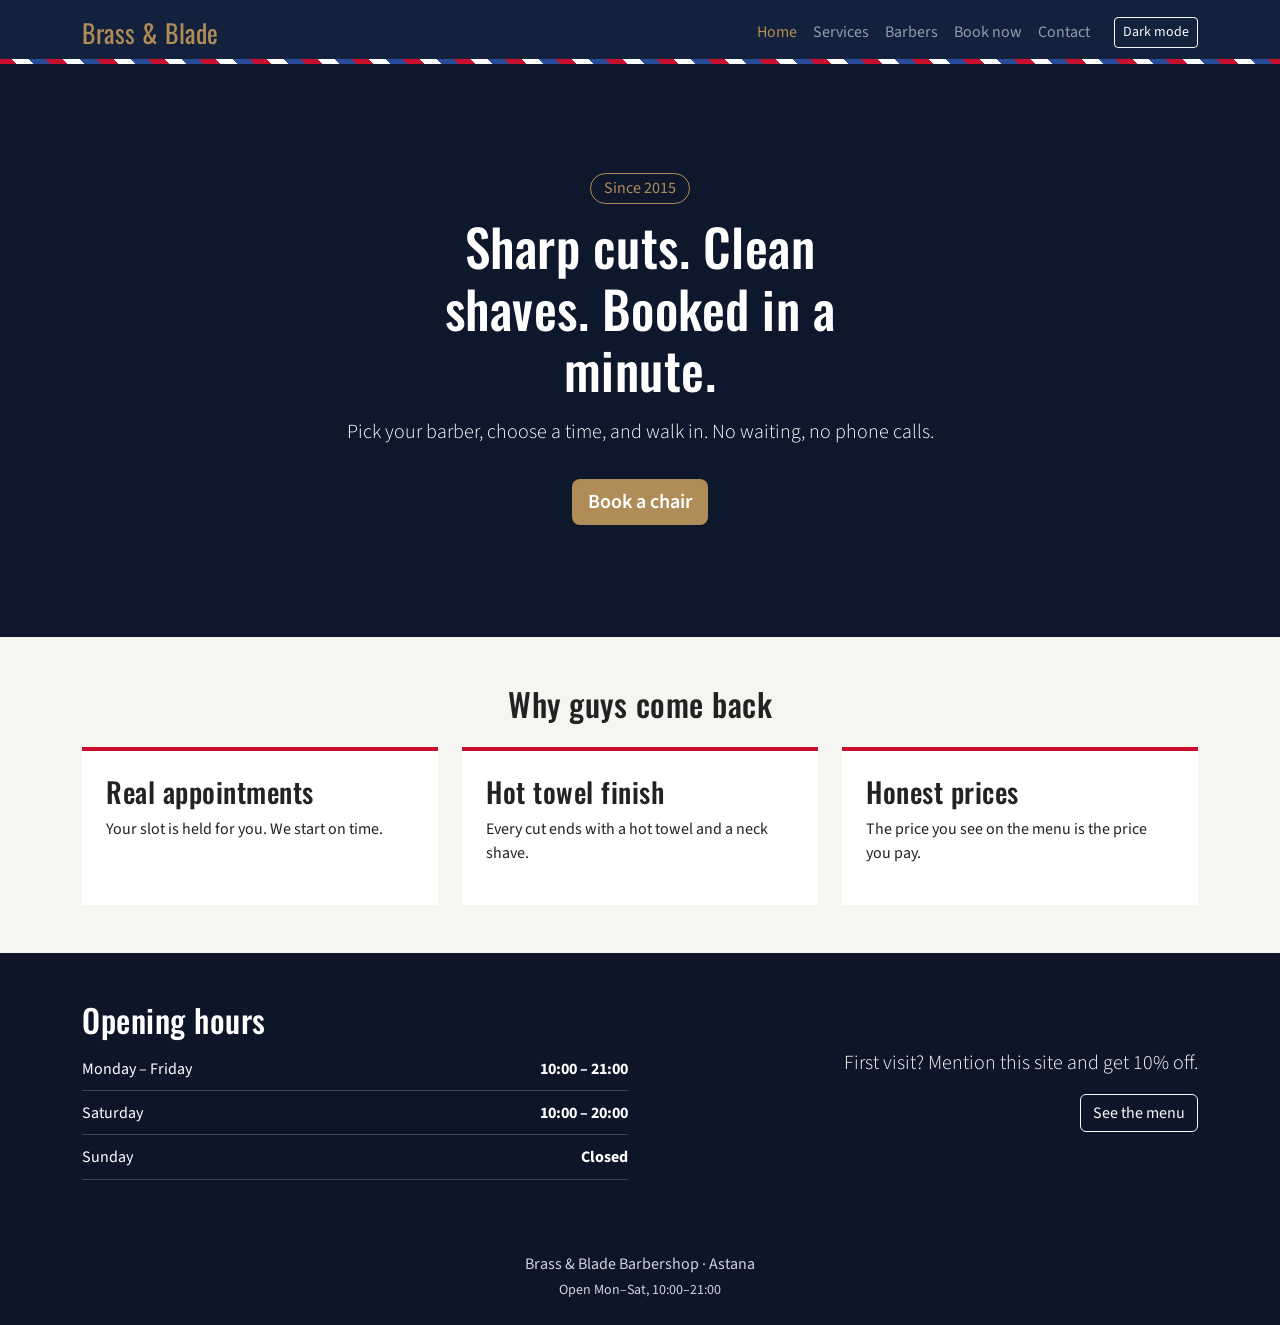
<file: index.html>
<!DOCTYPE html>
<html lang="en">
<head>
  <meta charset="UTF-8">
  <meta name="viewport" content="width=device-width, initial-scale=1">
  <title>Home | Brass &amp; Blade Barbershop</title>
  <link href="https://cdn.jsdelivr.net/npm/bootstrap@5.3.3/dist/css/bootstrap.min.css" rel="stylesheet">
  <link href="https://fonts.googleapis.com/css2?family=Oswald:wght@500;700&family=Source+Sans+3:wght@400;600&display=swap" rel="stylesheet">
  <link href="css/style.css" rel="stylesheet">
</head>
<body>
  <header id="site-header">
    <nav class="navbar navbar-expand-lg navbar-dark">
      <div class="container">
        <a class="navbar-brand" href="index.html">Brass &amp; Blade</a>
        <button class="navbar-toggler" type="button" data-bs-toggle="collapse" data-bs-target="#menu" aria-controls="menu" aria-expanded="false" aria-label="Toggle navigation"><span class="navbar-toggler-icon"></span></button>
        <div class="collapse navbar-collapse" id="menu"><ul class="navbar-nav ms-auto"><li class="nav-item"><a class="nav-link active" href="index.html">Home</a></li><li class="nav-item"><a class="nav-link" href="services.html">Services</a></li><li class="nav-item"><a class="nav-link" href="barbers.html">Barbers</a></li><li class="nav-item"><a class="nav-link" href="booking.html">Book now</a></li><li class="nav-item"><a class="nav-link" href="contact.html">Contact</a></li></ul>
          <button id="theme-toggle" class="btn btn-outline-light btn-sm ms-lg-3" type="button">Dark mode</button></div>
      </div>
    </nav>
  </header>
  <main>
    <section id="hero" class="text-center">
      <div class="container">
        <span class="hero-tag">Since 2015</span>
        <h1>Sharp cuts. Clean shaves. Booked in a minute.</h1>
        <p class="lead mx-auto">Pick your barber, choose a time, and walk in. No waiting, no phone calls.</p>
        <a href="booking.html" class="btn btn-brass btn-lg mt-3">Book a chair</a>
      </div>
    </section>
    <section class="py-5">
      <div class="container">
        <h2 class="text-center mb-4">Why guys come back</h2>
        <div class="features">
          <article class="feature"><h3>Real appointments</h3><p>Your slot is held for you. We start on time.</p></article>
          <article class="feature"><h3>Hot towel finish</h3><p>Every cut ends with a hot towel and a neck shave.</p></article>
          <article class="feature"><h3>Honest prices</h3><p>The price you see on the menu is the price you pay.</p></article>
        </div>
      </div>
    </section>
    <section class="py-5 bg-ink">
      <div class="container">
        <div class="row align-items-center g-4">
          <div class="col-md-6"><h2>Opening hours</h2>
            <ul class="list-unstyled hours mb-0">
              <li><span>Monday &ndash; Friday</span><strong>10:00 &ndash; 21:00</strong></li>
              <li><span>Saturday</span><strong>10:00 &ndash; 20:00</strong></li>
              <li><span>Sunday</span><strong>Closed</strong></li>
            </ul></div>
          <div class="col-md-6 text-md-end"><p class="lead">First visit? Mention this site and get 10% off.</p><a href="services.html" class="btn btn-outline-light">See the menu</a></div>
        </div>
      </div>
    </section>
  </main>
  <footer class="text-center py-4">
    <div class="container">
      <p class="mb-1">Brass &amp; Blade Barbershop &middot; Astana</p>
      <p class="mb-0 small">Open Mon&ndash;Sat, 10:00&ndash;21:00</p>
    </div>
  </footer>
  <button id="back-top" type="button" aria-label="Back to top">&uarr;</button>
  <script src="https://cdn.jsdelivr.net/npm/bootstrap@5.3.3/dist/js/bootstrap.bundle.min.js"></script>
  <script src="https://code.jquery.com/jquery-3.7.1.min.js"></script>
  <script src="js/app.js"></script>
  <script src="js/jq.js"></script>
</body>
</html>
</file>
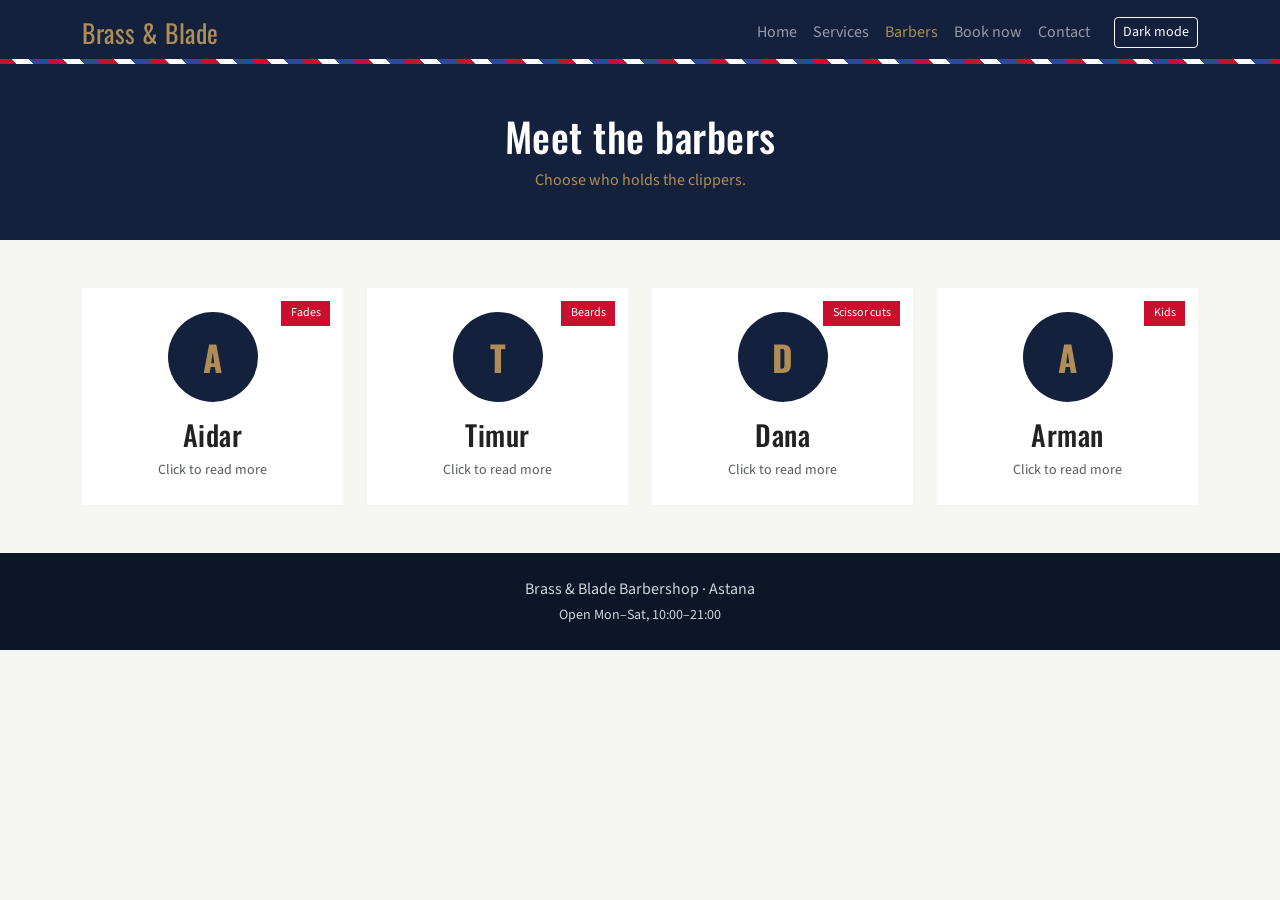
<file: barbers.html>
<!DOCTYPE html>
<html lang="en">
<head>
  <meta charset="UTF-8">
  <meta name="viewport" content="width=device-width, initial-scale=1">
  <title>Barbers | Brass &amp; Blade Barbershop</title>
  <link href="https://cdn.jsdelivr.net/npm/bootstrap@5.3.3/dist/css/bootstrap.min.css" rel="stylesheet">
  <link href="https://fonts.googleapis.com/css2?family=Oswald:wght@500;700&family=Source+Sans+3:wght@400;600&display=swap" rel="stylesheet">
  <link href="css/style.css" rel="stylesheet">
</head>
<body>
  <header id="site-header">
    <nav class="navbar navbar-expand-lg navbar-dark">
      <div class="container">
        <a class="navbar-brand" href="index.html">Brass &amp; Blade</a>
        <button class="navbar-toggler" type="button" data-bs-toggle="collapse" data-bs-target="#menu" aria-controls="menu" aria-expanded="false" aria-label="Toggle navigation"><span class="navbar-toggler-icon"></span></button>
        <div class="collapse navbar-collapse" id="menu"><ul class="navbar-nav ms-auto"><li class="nav-item"><a class="nav-link" href="index.html">Home</a></li><li class="nav-item"><a class="nav-link" href="services.html">Services</a></li><li class="nav-item"><a class="nav-link active" href="barbers.html">Barbers</a></li><li class="nav-item"><a class="nav-link" href="booking.html">Book now</a></li><li class="nav-item"><a class="nav-link" href="contact.html">Contact</a></li></ul>
          <button id="theme-toggle" class="btn btn-outline-light btn-sm ms-lg-3" type="button">Dark mode</button></div>
      </div>
    </nav>
  </header>
  <main>
    <section class="page-title"><div class="container"><h1>Meet the barbers</h1><p>Choose who holds the clippers.</p></div></section>
    <section class="py-5">
      <div class="container">
        <div class="barber-grid" id="barber-grid"></div>
      </div>
    </section>
  </main>
  <footer class="text-center py-4">
    <div class="container">
      <p class="mb-1">Brass &amp; Blade Barbershop &middot; Astana</p>
      <p class="mb-0 small">Open Mon&ndash;Sat, 10:00&ndash;21:00</p>
    </div>
  </footer>
  <button id="back-top" type="button" aria-label="Back to top">&uarr;</button>
  <script src="https://cdn.jsdelivr.net/npm/bootstrap@5.3.3/dist/js/bootstrap.bundle.min.js"></script>
  <script src="https://code.jquery.com/jquery-3.7.1.min.js"></script>
  <script src="js/app.js"></script>
  <script src="js/jq.js"></script>
</body>
</html>
</file>
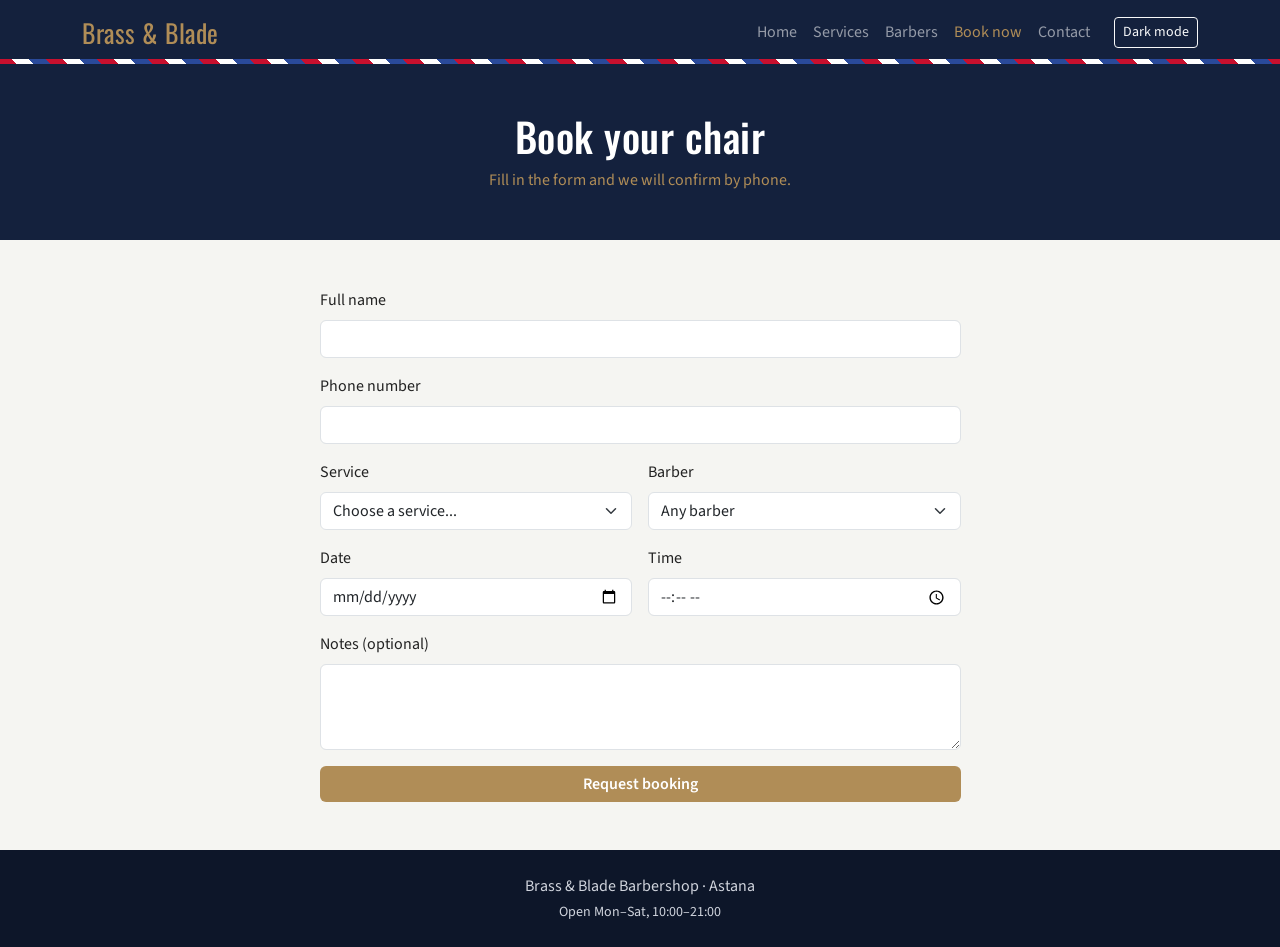
<file: booking.html>
<!DOCTYPE html>
<html lang="en">
<head>
  <meta charset="UTF-8">
  <meta name="viewport" content="width=device-width, initial-scale=1">
  <title>Book now | Brass &amp; Blade Barbershop</title>
  <link href="https://cdn.jsdelivr.net/npm/bootstrap@5.3.3/dist/css/bootstrap.min.css" rel="stylesheet">
  <link href="https://fonts.googleapis.com/css2?family=Oswald:wght@500;700&family=Source+Sans+3:wght@400;600&display=swap" rel="stylesheet">
  <link href="css/style.css" rel="stylesheet">
</head>
<body>
  <header id="site-header">
    <nav class="navbar navbar-expand-lg navbar-dark">
      <div class="container">
        <a class="navbar-brand" href="index.html">Brass &amp; Blade</a>
        <button class="navbar-toggler" type="button" data-bs-toggle="collapse" data-bs-target="#menu" aria-controls="menu" aria-expanded="false" aria-label="Toggle navigation"><span class="navbar-toggler-icon"></span></button>
        <div class="collapse navbar-collapse" id="menu"><ul class="navbar-nav ms-auto"><li class="nav-item"><a class="nav-link" href="index.html">Home</a></li><li class="nav-item"><a class="nav-link" href="services.html">Services</a></li><li class="nav-item"><a class="nav-link" href="barbers.html">Barbers</a></li><li class="nav-item"><a class="nav-link active" href="booking.html">Book now</a></li><li class="nav-item"><a class="nav-link" href="contact.html">Contact</a></li></ul>
          <button id="theme-toggle" class="btn btn-outline-light btn-sm ms-lg-3" type="button">Dark mode</button></div>
      </div>
    </nav>
  </header>
  <main>
    <section class="page-title"><div class="container"><h1>Book your chair</h1><p>Fill in the form and we will confirm by phone.</p></div></section>
    <section class="py-5">
      <div class="container">
        <div class="row justify-content-center">
          <div class="col-lg-7">
            <div id="booking-success" class="alert alert-success" role="alert" hidden></div>
            <form id="booking-form" action="#" method="post" novalidate>
              <div class="mb-3"><label for="name" class="form-label">Full name</label><input type="text" class="form-control" id="name" name="name" required><div class="invalid-feedback"></div></div>
              <div class="mb-3"><label for="phone" class="form-label">Phone number</label><input type="tel" class="form-control" id="phone" name="phone" required><div class="invalid-feedback"></div></div>
              <div class="row g-3 mb-3">
                <div class="col-sm-6"><label for="service" class="form-label">Service</label>
                  <select class="form-select" id="service" name="service"></select><div class="invalid-feedback"></div></div>
                <div class="col-sm-6"><label for="barber" class="form-label">Barber</label>
                  <select class="form-select" id="barber" name="barber"></select></div>
              </div>
              <div class="row g-3 mb-3">
                <div class="col-sm-6"><label for="date" class="form-label">Date</label><input type="date" class="form-control" id="date" name="date" required><div class="invalid-feedback"></div></div>
                <div class="col-sm-6"><label for="time" class="form-label">Time</label><input type="time" class="form-control" id="time" name="time" min="10:00" max="20:00" required><div class="invalid-feedback"></div></div>
              </div>
              <p id="price-summary" class="fw-semibold"></p>
              <div class="mb-3"><label for="notes" class="form-label">Notes (optional)</label><textarea class="form-control" id="notes" name="notes" rows="3"></textarea></div>
              <button type="submit" class="btn btn-brass w-100">Request booking</button>
            </form>
          </div>
        </div>
      </div>
    </section>
  </main>
  <footer class="text-center py-4">
    <div class="container">
      <p class="mb-1">Brass &amp; Blade Barbershop &middot; Astana</p>
      <p class="mb-0 small">Open Mon&ndash;Sat, 10:00&ndash;21:00</p>
    </div>
  </footer>
  <button id="back-top" type="button" aria-label="Back to top">&uarr;</button>
  <script src="https://cdn.jsdelivr.net/npm/bootstrap@5.3.3/dist/js/bootstrap.bundle.min.js"></script>
  <script src="https://code.jquery.com/jquery-3.7.1.min.js"></script>
  <script src="js/app.js"></script>
  <script src="js/jq.js"></script>
</body>
</html>
</file>
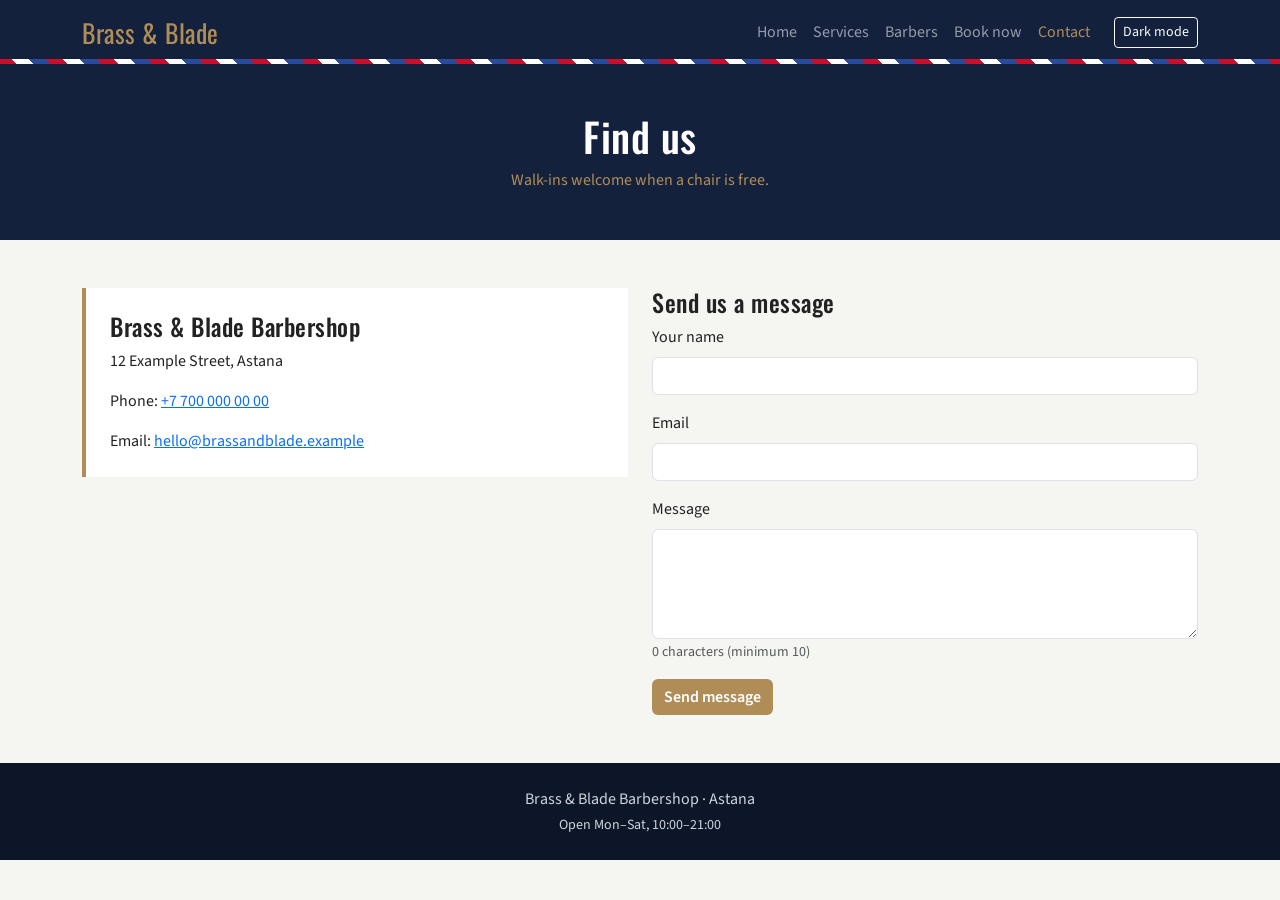
<file: contact.html>
<!DOCTYPE html>
<html lang="en">
<head>
  <meta charset="UTF-8">
  <meta name="viewport" content="width=device-width, initial-scale=1">
  <title>Contact | Brass &amp; Blade Barbershop</title>
  <link href="https://cdn.jsdelivr.net/npm/bootstrap@5.3.3/dist/css/bootstrap.min.css" rel="stylesheet">
  <link href="https://fonts.googleapis.com/css2?family=Oswald:wght@500;700&family=Source+Sans+3:wght@400;600&display=swap" rel="stylesheet">
  <link href="css/style.css" rel="stylesheet">
</head>
<body>
  <header id="site-header">
    <nav class="navbar navbar-expand-lg navbar-dark">
      <div class="container">
        <a class="navbar-brand" href="index.html">Brass &amp; Blade</a>
        <button class="navbar-toggler" type="button" data-bs-toggle="collapse" data-bs-target="#menu" aria-controls="menu" aria-expanded="false" aria-label="Toggle navigation"><span class="navbar-toggler-icon"></span></button>
        <div class="collapse navbar-collapse" id="menu"><ul class="navbar-nav ms-auto"><li class="nav-item"><a class="nav-link" href="index.html">Home</a></li><li class="nav-item"><a class="nav-link" href="services.html">Services</a></li><li class="nav-item"><a class="nav-link" href="barbers.html">Barbers</a></li><li class="nav-item"><a class="nav-link" href="booking.html">Book now</a></li><li class="nav-item"><a class="nav-link active" href="contact.html">Contact</a></li></ul>
          <button id="theme-toggle" class="btn btn-outline-light btn-sm ms-lg-3" type="button">Dark mode</button></div>
      </div>
    </nav>
  </header>
  <main>
    <section class="page-title"><div class="container"><h1>Find us</h1><p>Walk-ins welcome when a chair is free.</p></div></section>
    <section class="py-5">
      <div class="container">
        <div class="row g-4">
          <div class="col-md-6">
            <address class="contact-card">
              <h2 class="h4">Brass &amp; Blade Barbershop</h2>
              <p>12 Example Street, Astana</p>
              <p>Phone: <a href="tel:+77000000000">+7 700 000 00 00</a></p>
              <p class="mb-0">Email: <a href="mailto:hello@brassandblade.example">hello@brassandblade.example</a></p>
            </address>
          </div>
          <div class="col-md-6">
            <div id="contact-success" class="alert alert-success" role="alert" hidden>Thank you! Your message was sent.</div>
            <form id="feedback-form" action="#" method="post" novalidate>
              <h2 class="h4">Send us a message</h2>
              <div class="mb-3"><label for="fname" class="form-label">Your name</label><input type="text" class="form-control" id="fname" name="fname" required><div class="invalid-feedback"></div></div>
              <div class="mb-3"><label for="email" class="form-label">Email</label><input type="email" class="form-control" id="email" name="email" required><div class="invalid-feedback"></div></div>
              <div class="mb-3"><label for="msg" class="form-label">Message</label><textarea class="form-control" id="msg" name="msg" rows="4" required></textarea><small id="msg-count" class="text-muted">0 characters (minimum 10)</small><div class="invalid-feedback"></div></div>
              <button type="submit" class="btn btn-brass">Send message</button>
            </form>
          </div>
        </div>
      </div>
    </section>
  </main>
  <footer class="text-center py-4">
    <div class="container">
      <p class="mb-1">Brass &amp; Blade Barbershop &middot; Astana</p>
      <p class="mb-0 small">Open Mon&ndash;Sat, 10:00&ndash;21:00</p>
    </div>
  </footer>
  <button id="back-top" type="button" aria-label="Back to top">&uarr;</button>
  <script src="https://cdn.jsdelivr.net/npm/bootstrap@5.3.3/dist/js/bootstrap.bundle.min.js"></script>
  <script src="https://code.jquery.com/jquery-3.7.1.min.js"></script>
  <script src="js/app.js"></script>
  <script src="js/jq.js"></script>
</body>
</html>
</file>
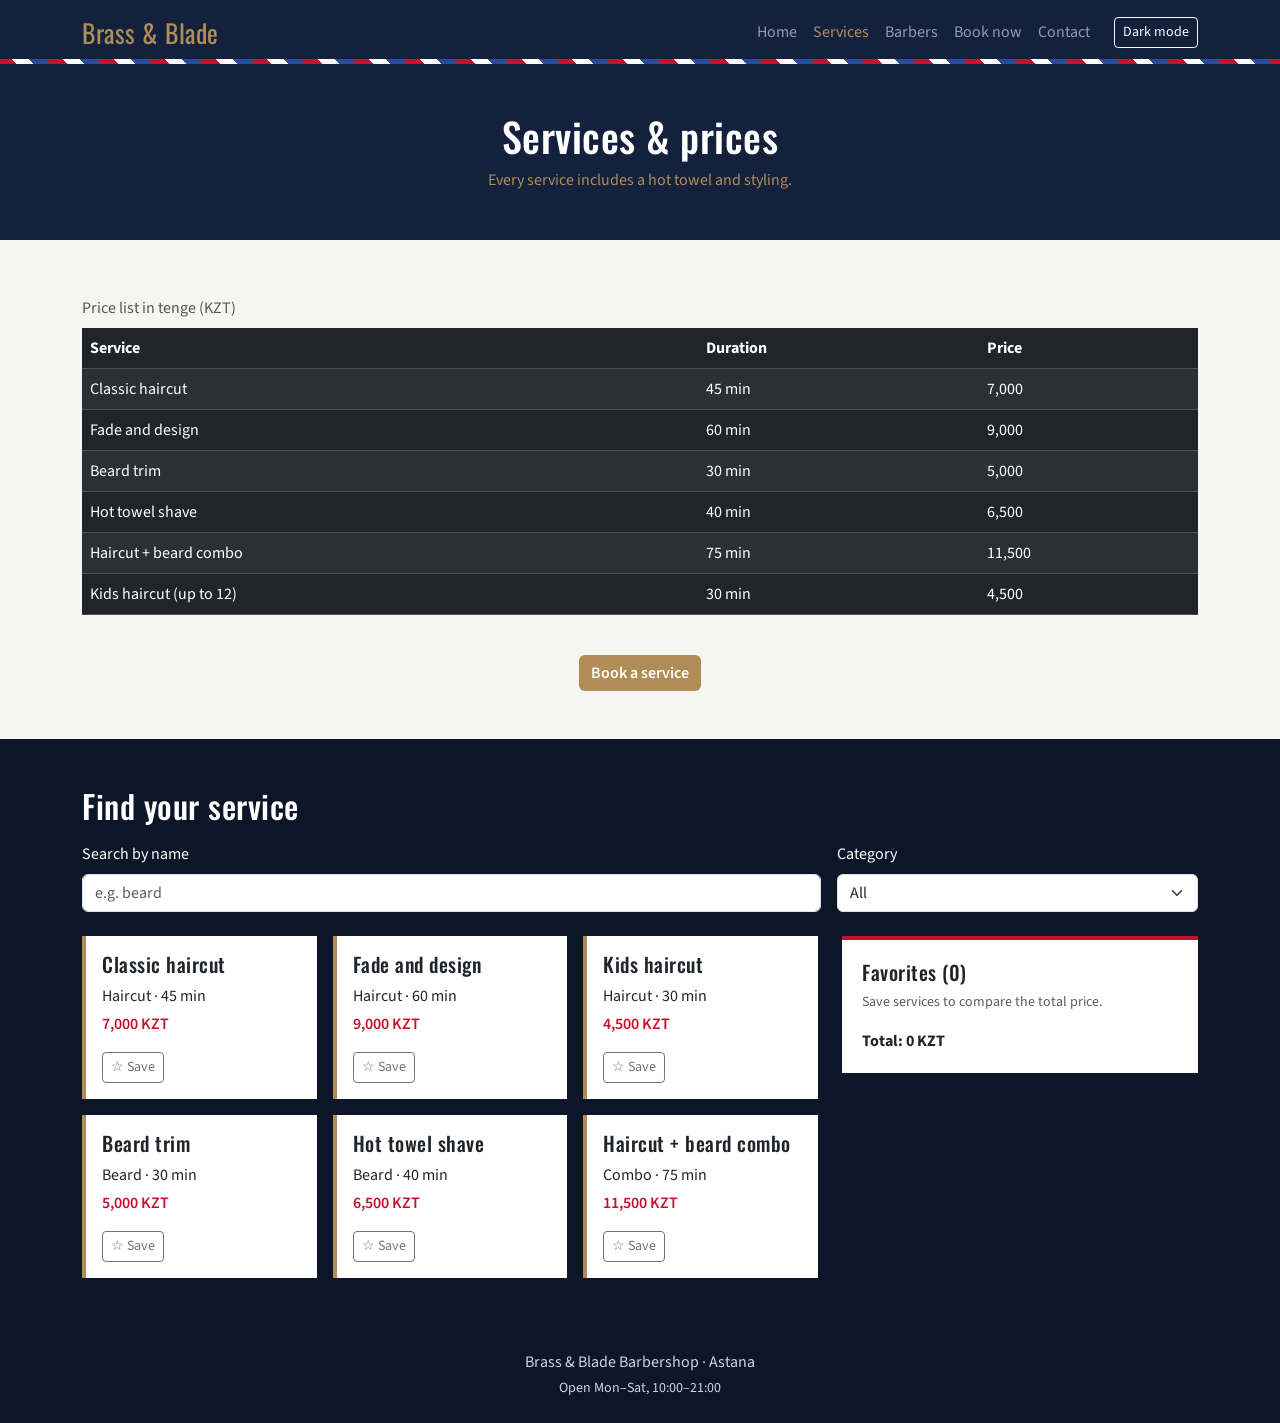
<file: services.html>
<!DOCTYPE html>
<html lang="en">
<head>
  <meta charset="UTF-8">
  <meta name="viewport" content="width=device-width, initial-scale=1">
  <title>Services | Brass &amp; Blade Barbershop</title>
  <link href="https://cdn.jsdelivr.net/npm/bootstrap@5.3.3/dist/css/bootstrap.min.css" rel="stylesheet">
  <link href="https://fonts.googleapis.com/css2?family=Oswald:wght@500;700&family=Source+Sans+3:wght@400;600&display=swap" rel="stylesheet">
  <link href="css/style.css" rel="stylesheet">
</head>
<body>
  <header id="site-header">
    <nav class="navbar navbar-expand-lg navbar-dark">
      <div class="container">
        <a class="navbar-brand" href="index.html">Brass &amp; Blade</a>
        <button class="navbar-toggler" type="button" data-bs-toggle="collapse" data-bs-target="#menu" aria-controls="menu" aria-expanded="false" aria-label="Toggle navigation"><span class="navbar-toggler-icon"></span></button>
        <div class="collapse navbar-collapse" id="menu"><ul class="navbar-nav ms-auto"><li class="nav-item"><a class="nav-link" href="index.html">Home</a></li><li class="nav-item"><a class="nav-link active" href="services.html">Services</a></li><li class="nav-item"><a class="nav-link" href="barbers.html">Barbers</a></li><li class="nav-item"><a class="nav-link" href="booking.html">Book now</a></li><li class="nav-item"><a class="nav-link" href="contact.html">Contact</a></li></ul>
          <button id="theme-toggle" class="btn btn-outline-light btn-sm ms-lg-3" type="button">Dark mode</button></div>
      </div>
    </nav>
  </header>
  <main>
    <section class="page-title"><div class="container"><h1>Services &amp; prices</h1><p>Every service includes a hot towel and styling.</p></div></section>
    <section class="py-5">
      <div class="container">
        <div class="table-responsive">
          <table class="table table-dark table-striped align-middle" id="price-table">
            <caption>Price list in tenge (KZT)</caption>
            <thead><tr><th scope="col">Service</th><th scope="col">Duration</th><th scope="col">Price</th></tr></thead>
            <tbody>
              <tr><td>Classic haircut</td><td>45 min</td><td>7,000</td></tr>
              <tr><td>Fade and design</td><td>60 min</td><td>9,000</td></tr>
              <tr><td>Beard trim</td><td>30 min</td><td>5,000</td></tr>
              <tr><td>Hot towel shave</td><td>40 min</td><td>6,500</td></tr>
              <tr><td>Haircut + beard combo</td><td>75 min</td><td>11,500</td></tr>
              <tr><td>Kids haircut (up to 12)</td><td>30 min</td><td>4,500</td></tr>
            </tbody>
          </table>
        </div>
        <div class="text-center mt-4"><a href="booking.html" class="btn btn-brass">Book a service</a></div>
      </div>
    </section>
    <section class="py-5 bg-ink">
      <div class="container">
        <h2 class="mb-3">Find your service</h2>
        <div class="row g-3 mb-4">
          <div class="col-md-8"><label for="search" class="form-label">Search by name</label><input type="search" id="search" class="form-control" placeholder="e.g. beard"></div>
          <div class="col-md-4"><label for="category" class="form-label">Category</label>
            <select id="category" class="form-select"><option>All</option><option>Haircut</option><option>Beard</option><option>Combo</option></select></div>
        </div>
        <div class="row g-4">
          <div class="col-lg-8"><div class="service-grid text-body" id="service-list"></div></div>
          <div class="col-lg-4"><aside id="fav-panel" class="text-body">
            <h3 class="h5">Favorites (<span id="fav-count">0</span>)</h3>
            <p id="fav-empty" class="text-muted small">Save services to compare the total price.</p>
            <ul id="fav-list"></ul>
            <p class="mb-0"><strong>Total: <span id="fav-total">0 KZT</span></strong></p>
          </aside></div>
        </div>
      </div>
    </section>
  </main>
  <footer class="text-center py-4">
    <div class="container">
      <p class="mb-1">Brass &amp; Blade Barbershop &middot; Astana</p>
      <p class="mb-0 small">Open Mon&ndash;Sat, 10:00&ndash;21:00</p>
    </div>
  </footer>
  <button id="back-top" type="button" aria-label="Back to top">&uarr;</button>
  <script src="https://cdn.jsdelivr.net/npm/bootstrap@5.3.3/dist/js/bootstrap.bundle.min.js"></script>
  <script src="https://code.jquery.com/jquery-3.7.1.min.js"></script>
  <script src="js/app.js"></script>
  <script src="js/jq.js"></script>
</body>
</html>
</file>
<file: css/style.css>
/* Theme: ink navy, barber-pole red, brass */
:root { --ink:#14213d; --ink-2:#0d1629; --red:#c8102e; --brass:#b08d57; --paper:#f5f5f2; }
body { font-family:'Source Sans 3',sans-serif; color:#222; background:var(--paper); }
h1,h2,h3,.navbar-brand { font-family:'Oswald',sans-serif; letter-spacing:.5px; }

/* Positioning: sticky header (fixed-style) + barber-pole stripe via ::after (absolute) */
#site-header { position:sticky; top:0; z-index:100; background:var(--ink); }
#site-header::after { content:""; position:absolute; left:0; right:0; bottom:0; height:5px;
  background:repeating-linear-gradient(45deg,var(--red) 0 12px,#fff 12px 24px,#2a4a9a 24px 36px); }
.navbar-brand { font-size:1.6rem; color:var(--brass)!important; }
.nav-link.active { color:var(--brass)!important; }

#hero { background:linear-gradient(rgba(13,22,41,.85),rgba(13,22,41,.85)),var(--ink); color:#fff; padding:7rem 0; }
#hero h1 { font-size:3.2rem; max-width:18ch; margin:1rem auto; }
.hero-tag { border:1px solid var(--brass); color:var(--brass); padding:.2rem .8rem; border-radius:2rem; }
.btn-brass { background:var(--brass); color:#fff; border:0; font-weight:600; }
.btn-brass:hover { background:var(--red); color:#fff; }

.page-title { background:var(--ink); color:#fff; padding:3rem 0; text-align:center; }
.page-title p { color:var(--brass); margin:0; }
.bg-ink { background:var(--ink-2); color:#fff; }

/* Flexbox */
.features { display:flex; gap:1.5rem; }
.feature { flex:1; background:#fff; padding:1.5rem; border-top:4px solid var(--red); }
.hours li { display:flex; justify-content:space-between; border-bottom:1px solid #ffffff33; padding:.6rem 0; }

/* Grid */
.barber-grid { display:grid; grid-template-columns:repeat(4,1fr); gap:1.5rem; }
.barber { position:relative; background:#fff; padding:1.5rem; text-align:center; }
.avatar { width:90px; height:90px; margin:0 auto 1rem; border-radius:50%; background:var(--ink); color:var(--brass);
  display:flex; align-items:center; justify-content:center; font:700 2.2rem 'Oswald',sans-serif; }
.badge-spec { position:absolute; top:.8rem; right:.8rem; background:var(--red); color:#fff; font-size:.75rem; padding:.2rem .6rem; }

#price-table caption { caption-side:top; color:#555; }
.contact-card { background:#fff; padding:1.5rem; border-left:4px solid var(--brass); font-style:normal; }
footer { background:var(--ink-2); color:#cfd3dc; }

/* Tablet */
@media (max-width:992px) {
  .barber-grid { grid-template-columns:repeat(2,1fr); }
  #hero h1 { font-size:2.5rem; }
}
/* Mobile */
@media (max-width:576px) {
  .features { flex-direction:column; }
  .barber-grid { grid-template-columns:1fr; }
  #hero { padding:4rem 0; }
  #hero h1 { font-size:2rem; }
}

/* ===== Endterm additions ===== */
.service-grid { display:grid; grid-template-columns:repeat(3,1fr); gap:1rem; }
.service-card { background:#fff; padding:1rem; border-left:4px solid var(--brass); }
.service-card .price { font-weight:600; color:var(--red); }
#fav-panel { background:#fff; padding:1.25rem; border-top:4px solid var(--red); }
#fav-list { list-style:none; padding:0; }
#fav-list li { display:flex; justify-content:space-between; align-items:center; padding:.4rem 0; border-bottom:1px solid #ddd; }
.bio { display:none; }
.barber { cursor:pointer; }
.row-picked > * { background-color:var(--red)!important; }
.feature-closed { border-top-color:var(--brass); }
#back-top { display:none; position:fixed; right:1.2rem; bottom:1.2rem; width:44px; height:44px; border:0; border-radius:50%; background:var(--brass); color:#fff; z-index:200; }
.toast-note { position:fixed; left:50%; bottom:1.5rem; transform:translateX(-50%); background:var(--ink); color:#fff; padding:.6rem 1.2rem; border-radius:.4rem; z-index:300; }
body.dark-mode { background:#0d1629; color:#e8e8e8; }
body.dark-mode .feature, body.dark-mode .barber, body.dark-mode .contact-card, body.dark-mode .service-card, body.dark-mode #fav-panel { background:#1b2a4a; color:#e8e8e8; }
body.dark-mode #fav-list li { border-color:#33466e; }
body.dark-mode .btn-close { filter:invert(1); }
@media (max-width:992px) { .service-grid { grid-template-columns:repeat(2,1fr); } }
@media (max-width:576px) { .service-grid { grid-template-columns:1fr; } }
</file>
